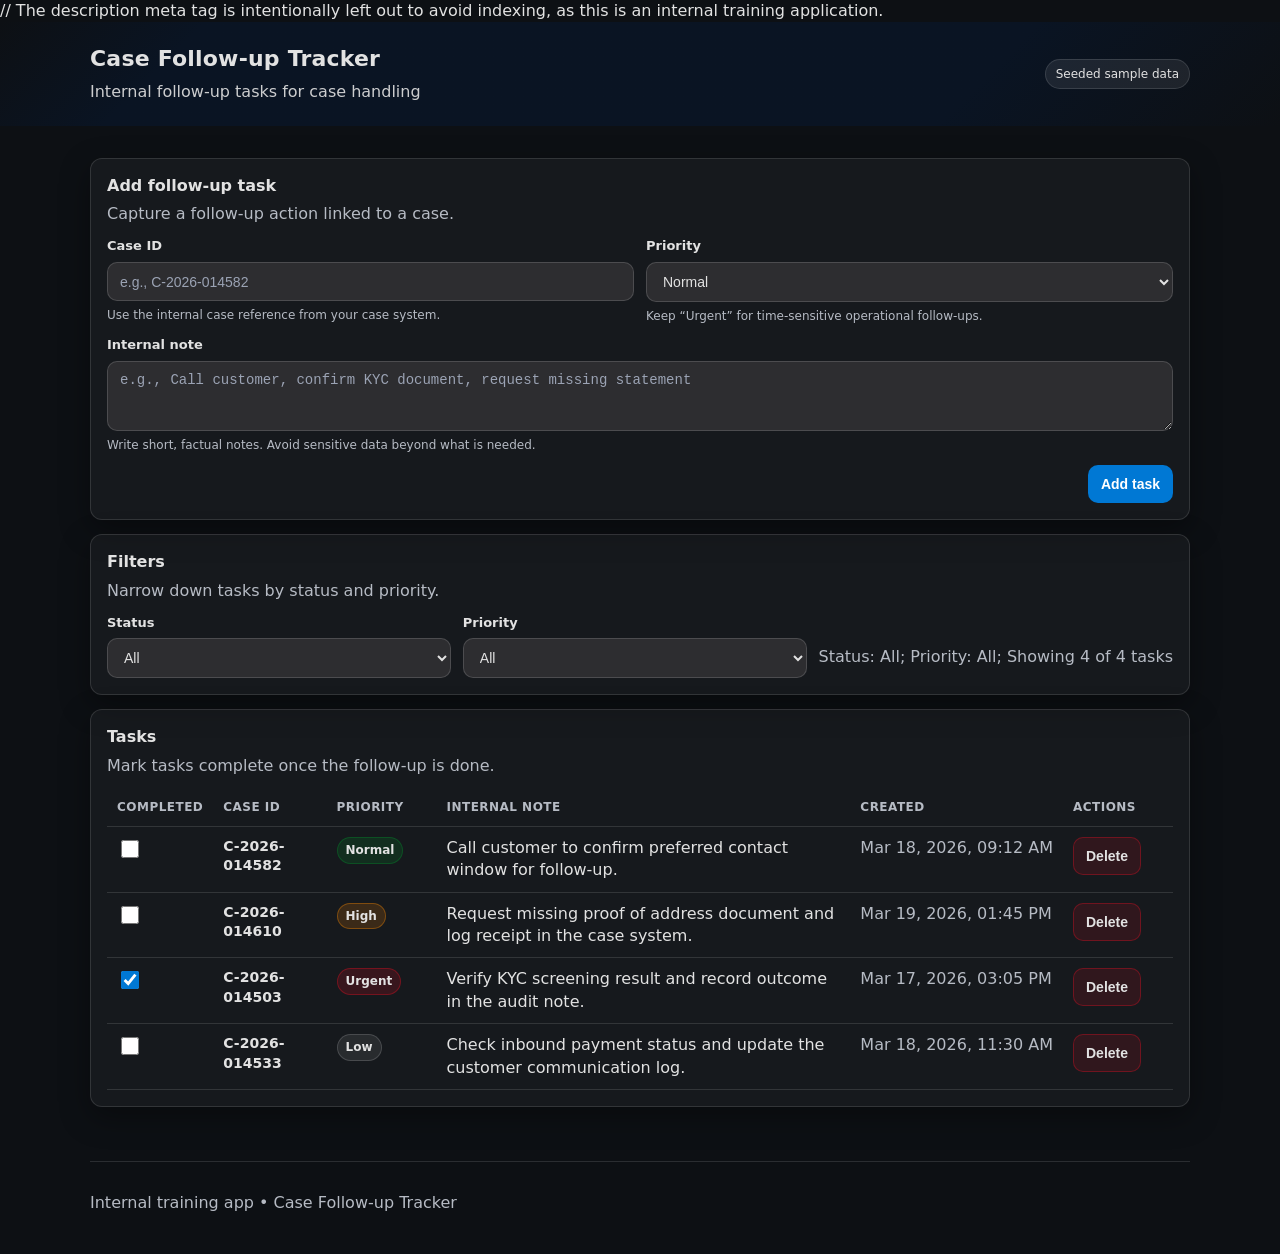
<file: index.html>
<!doctype html>
<html lang="en">


<head>
    <meta charset="utf-8" />
    <meta name="viewport" content="width=device-width, initial-scale=1" />
    <title>Case Follow-up Tracker</title>
    // The description meta tag is intentionally left out to avoid indexing, as this is an internal training application.

    <meta name="robots" content="noindex, nofollow" />
    <meta name="referrer" content="no-referrer" />
    <meta http-equiv="Content-Security-Policy" content="default-src 'self'; script-src 'self'; style-src 'self';" />

    <link rel="stylesheet" href="./css/styles.css" />
</head>

<body>
    <a class="skip-link" href="#main">Skip to main content</a>

    <header class="app-header" role="banner">
        <div class="container header-inner">
            <div>
                <h1 class="app-title">Case Follow-up Tracker</h1>
                <p class="app-subtitle">Internal follow-up tasks for case handling</p>
            </div>
            <div class="header-meta" aria-label="Application status">
                <span id="storageStatus" class="pill" aria-live="polite">Loading…</span>
            </div>
        </div>
    </header>

    <main id="main" class="container" role="main">
        <section class="card" aria-labelledby="addTaskHeading">
            <div class="card-header">
                <h2 id="addTaskHeading" class="card-title">Add follow-up task</h2>
                <p class="card-hint">Capture a follow-up action linked to a case.</p>
            </div>

            <form id="taskForm" class="form" autocomplete="off">
                <div class="form-grid">
                    <div class="field">
                        <label for="caseId">Case ID</label>
                        <input id="caseId" name="caseId" type="text" inputmode="text" placeholder="e.g., C-2026-014582"
                            required />
                        <p class="help-text">Use the internal case reference from your case system.</p>
                    </div>

                    <div class="field">
                        <label for="priority">Priority</label>
                        <select id="priority" name="priority" required>
                            <option value="Low">Low</option>
                            <option value="Normal" selected>Normal</option>
                            <option value="High">High</option>
                            <option value="Urgent">Urgent</option>
                        </select>
                        <p class="help-text">Keep “Urgent” for time-sensitive operational follow-ups.</p>
                    </div>

                    <div class="field field-span">
                        <label for="note">Internal note</label>
                        <textarea id="note" name="note" rows="3"
                            placeholder="e.g., Call customer, confirm KYC document, request missing statement"
                            required></textarea>
                        <p class="help-text">Write short, factual notes. Avoid sensitive data beyond what is needed.</p>
                    </div>
                </div>

                <div class="form-actions">
                    <button id="addTaskButton" class="button button-primary" type="submit">Add task</button>
                </div>
            </form>
        </section>

        <section class="card" aria-labelledby="filtersHeading">
            <div class="card-header">
                <h2 id="filtersHeading" class="card-title">Filters</h2>
                <p class="card-hint">Narrow down tasks by status and priority.</p>
            </div>

            <div class="filters">
                <div class="field">
                    <label for="statusFilter">Status</label>
                    <select id="statusFilter" name="statusFilter">
                        <option value="All" selected>All</option>
                        <option value="Open">Open</option>
                        <option value="Completed">Completed</option>
                    </select>
                </div>

                <div class="field">
                    <label for="priorityFilter">Priority</label>
                    <select id="priorityFilter" name="priorityFilter">
                        <option value="All" selected>All</option>
                        <option value="Low">Low</option>
                        <option value="Normal">Normal</option>
                        <option value="High">High</option>
                        <option value="Urgent">Urgent</option>
                    </select>
                </div>

                <div class="filters-summary" aria-live="polite">
                    <span id="tasksSummary" class="muted">—</span>
                </div>
            </div>
        </section>

        <section class="card" aria-labelledby="tasksHeading">
            <div class="card-header">
                <h2 id="tasksHeading" class="card-title">Tasks</h2>
                <p class="card-hint">Mark tasks complete once the follow-up is done.</p>
            </div>

            <div id="emptyState" class="empty-state" hidden>
                <h3 id="emptyTitle" class="empty-title">No tasks match your filters</h3>
                <p id="emptyText" class="empty-text">Try changing the filters or add a new follow-up task.</p>
            </div>

            <div id="tasksRegion" class="table-wrap" role="region" aria-label="Follow-up tasks" tabindex="0">
                <table class="table" aria-describedby="tasksTableCaption">
                    <caption id="tasksTableCaption" class="sr-only">Follow-up tasks list</caption>
                    <thead>
                        <tr>
                            <th scope="col" class="col-status">Completed</th>
                            <th scope="col">Case ID</th>
                            <th scope="col" class="col-priority">Priority</th>
                            <th scope="col">Internal note</th>
                            <th scope="col" class="col-created">Created</th>
                            <th scope="col" class="col-actions">Actions</th>
                        </tr>
                    </thead>
                    <tbody id="taskTableBody"></tbody>
                </table>
            </div>
        </section>
    </main>

    <footer class="app-footer" role="contentinfo">
        <div class="container footer-inner">
            <p class="muted">Internal training app • Case Follow-up Tracker</p>
        </div>
    </footer>

    <script src="./js/app.js" defer></script>
</body>

</html>
</file>
<file: css/styles.css>
:root {
    --lightblue: #00bcf2;
    --blue: #0072be;
    --stable-blue: #0076bf;
    --midblue: #00188f;
    --darkblue: #002050;
    --lightpurple: #b4a0ff;
    --purple: #5c2d91;
    --darkpurple: #373277;
    --lightmagenta: #e3008c;
    --magenta: #b4009e;
    --darkmagenta: #5c005c;
    --red: #e81123;
    --darkred: #a80000;
    --lightorange: #ff8c00;
    --orange: #d83b01;
    --insiders-green: #058f2d;
    --lightyellow: #fff100;
    --yellow: #ffcc00;
    --lightgreen: #bad80a;
    --green: #477a32;
    --darkgreen: #004b1c;
    --lightteal: #00b294;
    --teal: #008272;
    --darkteal: #004b50;
    --gray-95: #f2f2f2;
    --lightgray: #e3e3e3;
    --gray: #ccc;
    --darkgray: #333;
    --white: #ffffff;
    --black: #000000;
    --background: #0d1014;
    --foreground: #e2e2e2;
    --foreground-intense: #e6eefa;
    --foreground-muted: #b6bbc4;
    --header-foreground: var(--foreground);
    --accent-primary: #0078d4;
    --accent-secondary: #0069b9;
    --link-foreground: #4daafc;
    --link-foreground-hover: #8fc3fe;
    --link-underline-background: var(--link-foreground);
    --border-background: rgba(255, 255, 255, 0.12);
    --header-background: var(--background);
    --footer-background: var(--background);
    --button-primary-background: var(--accent-primary);
    --button-primary-foreground: var(--white);
    --button-primary-border: transparent;
    --button-primary-hover: #005ba4;
    --button-secondary-background: #25292e;
    --button-secondary-foreground: var(--header-foreground);
    --button-secondary-border: rgba(255, 255, 255, 0.3);
    --button-secondary-hover: #333940;
    --icon-button-hover-background: rgba(255, 255, 255, 0.1);
    --navbar-border: var(--border-background);
    --search-container-background: var(--background);
    --search-input-background: transparent;
    --search-input-border: rgba(255, 255, 255, 0.15);
    --search-input-border-active: var(--accent-primary);
    --search-input-foreground: var(--foreground);
    --search-input-placeholder-foreground: #9ba3b4;
    --card-background: rgba(255, 255, 255, 0.04);
    --card-hover-background: rgba(255, 255, 255, 0.08);
    --card-border: rgba(255, 255, 255, 0.12);
    --card-border-active: rgba(255, 255, 255, 0.2);
    --feature-card-icon-background: rgba(255, 255, 255, 0.07);
    --banner-background-color: rgba(0, 32, 80, 0.25);
    --banner-background: linear-gradient(135deg,
            var(--background) 0%,
            var(--banner-background-color) 15%,
            var(--banner-background-color) 75%,
            var(--background) 100%);
    --banner-link-color: var(--link-foreground);
    --banner-text: var(--foreground);
    --hero-background: linear-gradient(180deg, #0e0e0e 0%, #141414 100%);
    --hero-border-bottom: var(--border-background);
    --hero-background-binary-grid: #797d97;
    --hero-background-binary-grid-opacity: 0.35;
    --home-foreground: #9fb1d1;
    --code-background: #1e1e1e;
    --code-foreground: #d4d4d4;
    --keybinding-background: rgba(255, 255, 255, 0.15);
    --keybinding-foreground: var(--link-foreground);
    --setting-dropdown-background: #252525;
    --setting-dropdown-border: #353535;
    --setting-dropdown-border-hover: #353535;
    --setting-dropdown-divider: #353535;
    --setting-dropdown-chevron: #cccccc;
    --code-copy-foreground: #ccc;
    --code-copy-background: #444;
    --code-header-background: rgba(255, 255, 255, 0.05);
    --code-header-foreground: #9fb1d1;
    --button-background: rgba(255, 255, 255, 0.08);
    --button-foreground: #cccccc;
    --button-border: rgba(255, 255, 255, 0.15);
    --button-hover-background: rgba(255, 255, 255, 0.12);
    --button-hover-border: rgba(255, 255, 255, 0.25);
    --button-active-background: rgba(255, 255, 255, 0.15);
    --button-active-border: rgba(255, 255, 255, 0.35);
    --focus-border: #007acc;
    --vscode-dropdown-background: #2d2d30;
    --scrollbar-slider-background: rgba(255, 255, 255, 0.15);
    --scrollbar-slider-hover-background: rgba(255, 255, 255, 0.25);
    --alert-note-border-color: var(--lightblue);
    --alert-warning-border-color: var(--lightyellow);
    --alert-important-border-color: var(--lightpurple);
    --alert-caution-border-color: #fe7543;
    --alert-tip-border-color: var(--lightgreen);
    --docs-callout-border-color: var(--link-foreground);
    --docs-callout-background: rgba(56, 55, 55, 0.2);
    --docs-callout-gradient-start: #3d8acc;
    --docs-callout-gradient-end: #3fb89e;
    --error-code-foreground: #718096;
    --syntax-keyword: #c586c0;
    --syntax-function: #dcdcaa;
    --syntax-param: #9cdcfe;
    --syntax-type: #4ec9b0;
    --syntax-comment: #6a9955;
    --syntax-value: #569cd6;
    --selection-background: #7ed4e8;
    --selection-foreground: #1a1a1a;

    /* App mapping (keep existing variable names used across the CSS) */
    --bg: var(--background);
    --surface: var(--card-background);
    --text: var(--foreground);
    --muted: var(--foreground-muted);
    --border: var(--card-border);
    --brand: var(--accent-primary);
    --brand-ink: var(--foreground-intense);
    --danger: var(--red);
    --danger-bg: rgba(232, 17, 35, 0.12);
    --focus: var(--focus-border);

    --radius: 12px;
    --radius-sm: 10px;
    --shadow: 0 10px 30px rgba(0, 0, 0, 0.35);
}

* {
    box-sizing: border-box;
}

html,
body {
    height: 100%;
}

body {
    margin: 0;
    font-family: system-ui, -apple-system, Segoe UI, Roboto, Arial, sans-serif;
    color: var(--text);
    background: var(--bg);
    line-height: 1.4;
}

.container {
    width: min(1100px, calc(100% - 32px));
    margin: 0 auto;
}

.skip-link {
    position: absolute;
    left: -9999px;
    top: 8px;
    padding: 10px 12px;
    background: var(--vscode-dropdown-background);
    border: 1px solid var(--border);
    border-radius: 8px;
    box-shadow: var(--shadow);
    color: var(--text);
}

.skip-link:focus {
    left: 16px;
    outline: 2px solid var(--focus);
    outline-offset: 3px;
}

.app-header {
    background: var(--banner-background);
    color: var(--header-foreground);
    padding: 22px 0;
}

.header-inner {
    display: flex;
    align-items: center;
    justify-content: space-between;
    gap: 16px;
}

.app-title {
    margin: 0;
    font-size: 22px;
    letter-spacing: 0.2px;
}

.app-subtitle {
    margin: 6px 0 0;
    opacity: 0.9;
}

.header-meta {
    display: flex;
    align-items: center;
    gap: 12px;
}

.pill {
    display: inline-flex;
    align-items: center;
    gap: 8px;
    padding: 6px 10px;
    border-radius: 999px;
    background: var(--button-background);
    border: 1px solid var(--border-background);
    font-size: 12px;
    white-space: nowrap;
}

main {
    padding: 18px 0 36px;
}

.card {
    background: var(--surface);
    border: 1px solid var(--border);
    border-radius: var(--radius);
    box-shadow: var(--shadow);
    padding: 16px;
    margin-top: 14px;
}

.card-header {
    margin-bottom: 12px;
}

.card-title {
    margin: 0;
    font-size: 16px;
}

.card-hint {
    margin: 6px 0 0;
    color: var(--muted);
}

.form {
    display: grid;
    gap: 12px;
}

.form-grid {
    display: grid;
    grid-template-columns: repeat(2, minmax(0, 1fr));
    gap: 12px;
}

.field {
    display: grid;
    gap: 6px;
}

.field-span {
    grid-column: 1 / -1;
}

label {
    font-weight: 600;
    font-size: 13px;
}

input,
select,
textarea {
    width: 100%;
    padding: 10px 12px;
    border-radius: var(--radius-sm);
    border: 1px solid var(--search-input-border);
    background: var(--vscode-dropdown-background);
    color: var(--search-input-foreground);
    font-size: 14px;
}

input::placeholder,
textarea::placeholder {
    color: var(--search-input-placeholder-foreground);
}

select {
    color: var(--search-input-foreground);
}

textarea {
    resize: vertical;
}

input:focus,
select:focus,
textarea:focus,
button:focus {
    outline: 2px solid var(--focus);
    outline-offset: 2px;
}

.help-text {
    margin: 0;
    color: var(--muted);
    font-size: 12px;
}

.form-actions {
    display: flex;
    justify-content: flex-end;
}

.button {
    border: 1px solid transparent;
    border-radius: 10px;
    padding: 10px 12px;
    cursor: pointer;
    font-weight: 600;
    font-size: 14px;
}

.button-primary {
    background: var(--button-primary-background);
    color: var(--button-primary-foreground);
    border-color: var(--button-primary-border);
}

.button-primary:hover {
    background: var(--button-primary-hover);
}

.button-danger {
    background: rgba(232, 17, 35, 0.12);
    border-color: rgba(232, 17, 35, 0.35);
    color: var(--foreground);
}

.button-danger:hover {
    background: rgba(232, 17, 35, 0.2);
}

.filters {
    display: grid;
    grid-template-columns: 1fr 1fr auto;
    align-items: end;
    gap: 12px;
}

.filters-summary {
    display: flex;
    justify-content: flex-end;
    padding-bottom: 10px;
}

.table-wrap {
    overflow-x: auto;
}

.table-wrap:focus {
    outline: 2px solid var(--focus);
    outline-offset: 2px;
    border-radius: var(--radius-sm);
}

.table {
    width: 100%;
    border-collapse: collapse;
    min-width: 760px;
}

.table th,
.table td {
    text-align: left;
    padding: 10px 10px;
    border-bottom: 1px solid var(--border);
    vertical-align: top;
}

.table th {
    font-size: 12px;
    text-transform: uppercase;
    letter-spacing: 0.04em;
    color: var(--muted);
}

.table tbody th {
    font-size: 14px;
    text-transform: none;
    letter-spacing: normal;
    color: var(--text);
    font-weight: 600;
}

.table input[type="checkbox"] {
    width: 18px;
    height: 18px;
    accent-color: var(--brand);
    cursor: pointer;
}

.cell-note {
    overflow-wrap: anywhere;
    word-break: break-word;
}

.cell-created {
    white-space: nowrap;
}

.col-status {
    width: 70px;
}

.col-priority {
    width: 110px;
}

.col-created {
    width: 150px;
}

.col-actions {
    width: 110px;
}

.badge {
    display: inline-flex;
    align-items: center;
    padding: 4px 8px;
    border-radius: 999px;
    border: 1px solid var(--border);
    font-size: 12px;
    font-weight: 700;
    white-space: nowrap;
}

.badge-low {
    background: var(--button-background);
    border-color: var(--button-border);
    color: var(--foreground);
}

.badge-normal {
    background: rgba(5, 143, 45, 0.18);
    border-color: rgba(5, 143, 45, 0.35);
    color: var(--foreground);
}

.badge-high {
    background: rgba(255, 140, 0, 0.16);
    border-color: rgba(255, 140, 0, 0.35);
    color: var(--foreground);
}

.badge-urgent {
    background: rgba(232, 17, 35, 0.16);
    border-color: rgba(232, 17, 35, 0.35);
    color: var(--foreground);
}

.muted {
    color: var(--muted);
}

.empty-state {
    border: 1px dashed var(--border);
    border-radius: var(--radius);
    padding: 14px;
    margin-bottom: 12px;
    background: var(--docs-callout-background);
}

.empty-title {
    margin: 0;
    font-size: 14px;
}

.empty-text {
    margin: 6px 0 0;
    color: var(--muted);
}

.sr-only {
    position: absolute;
    width: 1px;
    height: 1px;
    padding: 0;
    margin: -1px;
    overflow: hidden;
    clip: rect(0, 0, 0, 0);
    white-space: nowrap;
    border: 0;
}

.app-footer {
    padding: 18px 0 24px;
}

.footer-inner {
    border-top: 1px solid var(--border);
    padding-top: 14px;
}

@media (max-width: 820px) {
    .form-grid {
        grid-template-columns: 1fr;
    }

    .filters {
        grid-template-columns: 1fr;
        align-items: stretch;
    }

    .filters-summary {
        justify-content: flex-start;
        padding-bottom: 0;
    }
}
</file>
